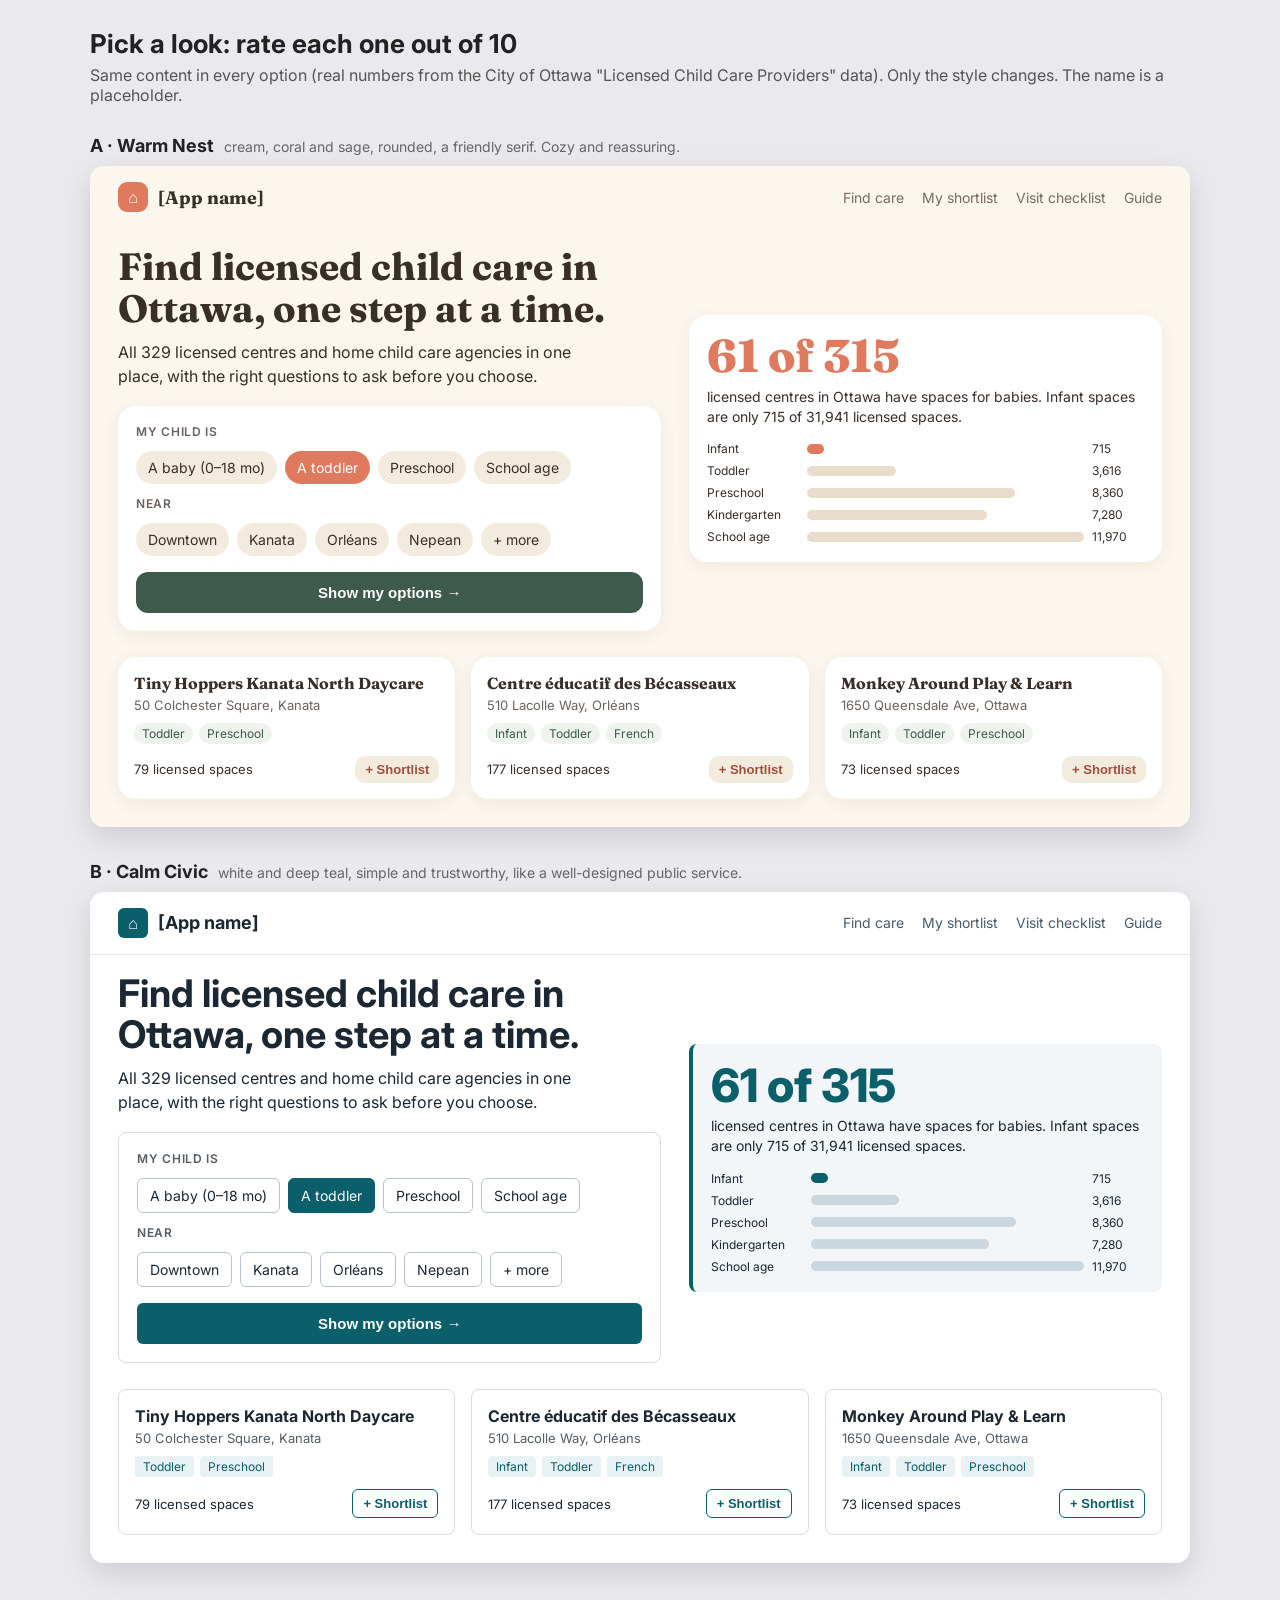
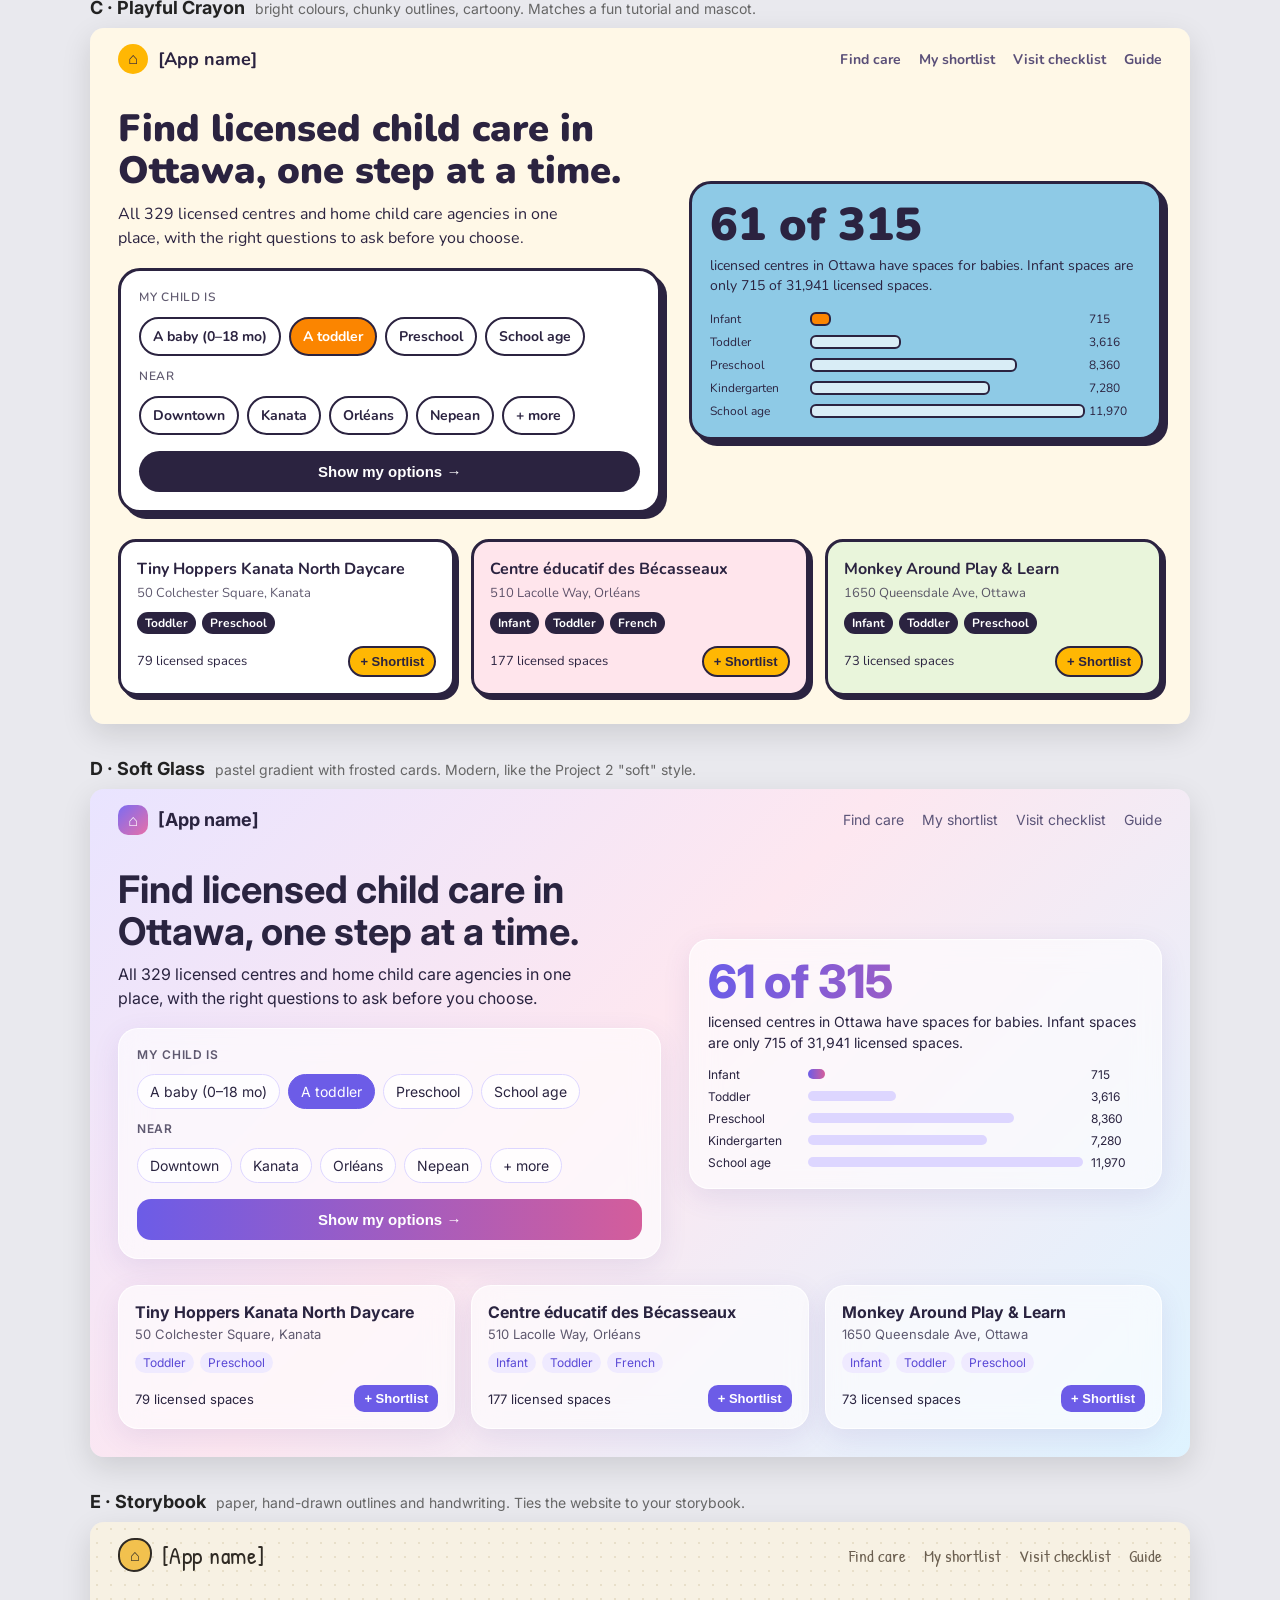
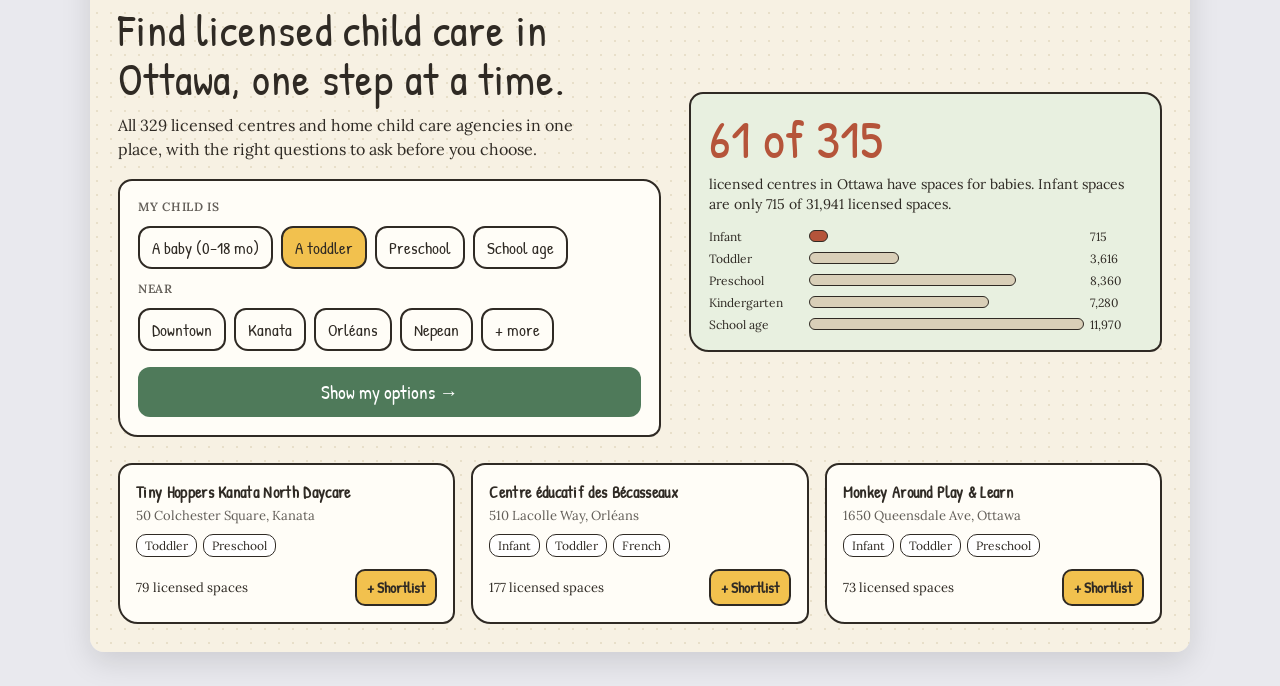
<file: mockups/style-options.html>
<!doctype html>
<html lang="en">
<head>
<meta charset="utf-8">
<meta name="viewport" content="width=device-width, initial-scale=1">
<title>Style options</title>
<link rel="preconnect" href="https://fonts.googleapis.com">
<link href="https://fonts.googleapis.com/css2?family=Fraunces:opsz,wght@9..144,500;9..144,700&family=Inter:wght@400;500;600;700&family=Nunito:wght@500;700;800;900&family=Patrick+Hand&family=Lora:wght@500;600&display=swap" rel="stylesheet">
<style>
  /* Gallery chrome */
  body { margin: 0; background: #e9e9ee; font-family: Inter, system-ui, sans-serif; color: #222; }
  .intro { max-width: 1100px; margin: 0 auto; padding: 28px 16px 8px; }
  .intro h1 { margin: 0 0 6px; font-size: 26px; }
  .intro p { margin: 0; color: #555; }
  .opt { max-width: 1100px; margin: 22px auto 34px; padding: 0 16px; }
  .opt-label { display: flex; align-items: baseline; gap: 10px; margin-bottom: 10px; }
  .opt-label b { font-size: 18px; }
  .opt-label span { color: #666; font-size: 14px; }
  .screen { border-radius: 14px; overflow: hidden; box-shadow: 0 10px 30px rgba(0,0,0,.12); }

  /* Shared screen layout (each theme only changes the look) */
  .s { padding: 0 0 28px; min-height: 520px; }
  .s .bar { display: flex; align-items: center; justify-content: space-between; padding: 16px 28px; }
  .s .logo { display: flex; align-items: center; gap: 10px; font-weight: 700; font-size: 18px; }
  .s .logo i { width: 30px; height: 30px; border-radius: 9px; display: grid; place-items: center; font-style: normal; font-size: 16px; }
  .s nav { display: flex; gap: 18px; font-size: 14px; }
  .s .hero { display: grid; grid-template-columns: 1.15fr 1fr; gap: 28px; padding: 18px 28px 8px; align-items: center; }
  .s h2 { margin: 0 0 10px; font-size: 38px; line-height: 1.1; }
  .s .lead { margin: 0 0 18px; font-size: 16px; line-height: 1.5; max-width: 470px; }
  .s .finder { padding: 18px; display: grid; gap: 12px; }
  .s .finder label { font-size: 12px; font-weight: 600; text-transform: uppercase; letter-spacing: .06em; opacity: .75; }
  .s .chips { display: flex; flex-wrap: wrap; gap: 8px; }
  .s .chip { padding: 8px 12px; font-size: 14px; cursor: default; }
  .s .go { margin-top: 4px; padding: 12px 18px; font-weight: 700; font-size: 15px; border: 0; cursor: default; }
  .s .fact { padding: 18px; }
  .s .fact .big { font-size: 46px; font-weight: 800; line-height: 1; }
  .s .fact .small { font-size: 14px; line-height: 1.45; margin-top: 8px; }
  .s .bars { margin-top: 14px; display: grid; gap: 7px; }
  .s .bars div { display: grid; grid-template-columns: 92px 1fr 52px; align-items: center; gap: 8px; font-size: 12px; }
  .s .bars em { display: block; height: 10px; border-radius: 6px; }
  .s .cards { display: grid; grid-template-columns: repeat(3, 1fr); gap: 16px; padding: 18px 28px 0; }
  .s .card { padding: 16px; }
  .s .card h3 { margin: 0 0 4px; font-size: 16px; }
  .s .card .where { font-size: 13px; opacity: .75; margin-bottom: 10px; }
  .s .tags { display: flex; flex-wrap: wrap; gap: 6px; margin-bottom: 12px; }
  .s .tag { font-size: 12px; padding: 3px 8px; }
  .s .card .row { display: flex; justify-content: space-between; align-items: center; font-size: 13px; }
  .s .add { font-size: 13px; font-weight: 700; padding: 6px 10px; border: 0; cursor: default; }
  @media (max-width: 820px) { .s .hero, .s .cards { grid-template-columns: 1fr; } .s nav { display: none; } .s h2 { font-size: 30px; } }

  /* A — Warm Nest */
  .a { background: #fbf6ee; color: #3a2e28; font-family: Inter, sans-serif; }
  .a h2, .a .logo, .a .card h3 { font-family: Fraunces, serif; }
  .a .logo i { background: #e07a5f; color: #fff; }
  .a nav a { color: #7a6a60; }
  .a .finder, .a .fact, .a .card { background: #fff; border-radius: 18px; box-shadow: 0 4px 16px rgba(120,80,50,.08); }
  .a .chip { background: #f4ebdf; border-radius: 999px; }
  .a .chip.on { background: #e07a5f; color: #fff; }
  .a .go { background: #3d5a4c; color: #fff; border-radius: 12px; }
  .a .fact .big { color: #e07a5f; font-family: Fraunces, serif; }
  .a .bars em { background: #e9dccb; } .a .bars em.hi { background: #e07a5f; }
  .a .tag { background: #eef3ee; color: #3d5a4c; border-radius: 999px; }
  .a .add { background: #f4ebdf; color: #a24f37; border-radius: 10px; }

  /* B — Calm Civic */
  .b { background: #ffffff; color: #1b2733; font-family: Inter, sans-serif; }
  .b .bar { border-bottom: 1px solid #e3e8ee; }
  .b .logo i { background: #0b5f6b; color: #fff; border-radius: 6px; }
  .b nav a { color: #4a5a6a; }
  .b .finder { border: 1px solid #d5dde5; border-radius: 8px; }
  .b .fact { background: #f2f6f8; border-radius: 8px; border-left: 4px solid #0b5f6b; }
  .b .card { border: 1px solid #d5dde5; border-radius: 8px; }
  .b .chip { border: 1px solid #b8c4cf; border-radius: 6px; background: #fff; }
  .b .chip.on { background: #0b5f6b; border-color: #0b5f6b; color: #fff; }
  .b .go { background: #0b5f6b; color: #fff; border-radius: 6px; }
  .b .fact .big { color: #0b5f6b; }
  .b .bars em { background: #cbd7df; } .b .bars em.hi { background: #0b5f6b; }
  .b .tag { background: #e8f1f3; color: #0b5f6b; border-radius: 4px; }
  .b .add { background: #fff; color: #0b5f6b; border: 1px solid #0b5f6b !important; border-radius: 6px; }

  /* C — Playful Crayon */
  .c { background: #fff8e7; color: #2b2340; font-family: Nunito, sans-serif; }
  .c h2 { font-weight: 900; }
  .c .logo i { background: #ffb703; border-radius: 50%; }
  .c nav a { color: #5a4f78; font-weight: 700; }
  .c .finder { background: #ffffff; border: 3px solid #2b2340; border-radius: 22px; box-shadow: 6px 6px 0 #2b2340; }
  .c .fact { background: #8ecae6; border: 3px solid #2b2340; border-radius: 22px; box-shadow: 6px 6px 0 #2b2340; }
  .c .card { background: #fff; border: 3px solid #2b2340; border-radius: 18px; box-shadow: 4px 4px 0 #2b2340; }
  .c .card:nth-child(2) { background: #ffe5ec; } .c .card:nth-child(3) { background: #e9f5db; }
  .c .chip { border: 2px solid #2b2340; border-radius: 999px; background: #fff; font-weight: 700; }
  .c .chip.on { background: #fb8500; color: #fff; }
  .c .go { background: #2b2340; color: #fff; border-radius: 999px; }
  .c .fact .big { color: #2b2340; font-weight: 900; }
  .c .bars em { background: #ffffffaa; border: 2px solid #2b2340; } .c .bars em.hi { background: #fb8500; }
  .c .tag { background: #2b2340; color: #fff; border-radius: 999px; font-weight: 700; }
  .c .add { background: #ffb703; color: #2b2340; border: 2px solid #2b2340 !important; border-radius: 999px; }

  /* D — Soft Glass */
  .d { background: linear-gradient(135deg, #e9e4ff 0%, #fde7f0 45%, #def3ff 100%); color: #2a2440; font-family: Inter, sans-serif; }
  .d .logo i { background: linear-gradient(135deg, #7c6cf2, #e86fa8); color: #fff; border-radius: 10px; }
  .d nav a { color: #5b5478; }
  .d .finder, .d .fact, .d .card { background: rgba(255,255,255,.62); backdrop-filter: blur(14px); border: 1px solid rgba(255,255,255,.8); border-radius: 20px; box-shadow: 0 8px 28px rgba(80,60,160,.10); }
  .d .chip { background: rgba(255,255,255,.75); border-radius: 999px; border: 1px solid #ddd6ff; }
  .d .chip.on { background: #6c5ce7; color: #fff; border-color: #6c5ce7; }
  .d .go { background: linear-gradient(90deg, #6c5ce7, #d45d9b); color: #fff; border-radius: 14px; }
  .d .fact .big { background: linear-gradient(90deg, #6c5ce7, #d45d9b); -webkit-background-clip: text; color: transparent; }
  .d .bars em { background: #ddd6ff; } .d .bars em.hi { background: linear-gradient(90deg, #6c5ce7, #d45d9b); }
  .d .tag { background: #efeaff; color: #5a49d6; border-radius: 999px; }
  .d .add { background: #6c5ce7; color: #fff; border-radius: 10px; }

  /* E — Storybook */
  .e { background: #f7f1e3; color: #2f2a24; font-family: Lora, serif;
       background-image: radial-gradient(#e8dfc9 1px, transparent 1px); background-size: 14px 14px; }
  .e .logo, .e h2, .e .card h3 { font-family: 'Patrick Hand', cursive; letter-spacing: .02em; }
  .e h2 { font-size: 44px; font-weight: 400; }
  .e .logo { font-size: 24px; font-weight: 400; }
  .e .logo i { background: #f2c14e; border: 2px solid #2f2a24; border-radius: 50% 45% 55% 48%; }
  .e nav a { color: #6b5f50; font-family: 'Patrick Hand', cursive; font-size: 17px; }
  .e .finder, .e .fact, .e .card { background: #fffdf7; border: 2px solid #2f2a24; border-radius: 14px 18px 12px 20px; }
  .e .fact { background: #e8f0e0; }
  .e .chip { border: 2px solid #2f2a24; border-radius: 12px 16px 12px 14px; background: #fffdf7; font-family: 'Patrick Hand', cursive; font-size: 17px; }
  .e .chip.on { background: #f2c14e; }
  .e .go { background: #4f7a5a; color: #fff; border-radius: 12px; font-family: 'Patrick Hand', cursive; font-size: 19px; font-weight: 400; }
  .e .fact .big { font-family: 'Patrick Hand', cursive; font-weight: 400; color: #b5543a; font-size: 54px; }
  .e .bars em { background: #d9cfb8; border: 1.5px solid #2f2a24; } .e .bars em.hi { background: #b5543a; }
  .e .tag { border: 1.5px solid #2f2a24; border-radius: 10px; background: #fff; }
  .e .add { background: #f2c14e; color: #2f2a24; border: 2px solid #2f2a24 !important; border-radius: 10px; font-family: 'Patrick Hand', cursive; font-size: 15px; }
</style>
</head>
<body>
<div class="intro">
  <h1>Pick a look: rate each one out of 10</h1>
  <p>Same content in every option (real numbers from the City of Ottawa "Licensed Child Care Providers" data). Only the style changes. The name is a placeholder.</p>
</div>

<template id="screen">
  <div class="bar">
    <div class="logo"><i>⌂</i> [App name]</div>
    <nav><a>Find care</a><a>My shortlist</a><a>Visit checklist</a><a>Guide</a></nav>
  </div>
  <div class="hero">
    <div>
      <h2>Find licensed child care in Ottawa, one step at a time.</h2>
      <p class="lead">All 329 licensed centres and home child care agencies in one place, with the right questions to ask before you choose.</p>
      <div class="finder">
        <label>My child is</label>
        <div class="chips"><span class="chip">A baby (0–18 mo)</span><span class="chip on">A toddler</span><span class="chip">Preschool</span><span class="chip">School age</span></div>
        <label>Near</label>
        <div class="chips"><span class="chip">Downtown</span><span class="chip">Kanata</span><span class="chip">Orléans</span><span class="chip">Nepean</span><span class="chip">+ more</span></div>
        <button class="go">Show my options →</button>
      </div>
    </div>
    <div class="fact">
      <div class="big">61 of 315</div>
      <div class="small">licensed centres in Ottawa have spaces for babies. Infant spaces are only 715 of 31,941 licensed spaces.</div>
      <div class="bars">
        <div><span>Infant</span><em class="hi" style="width:6%"></em><span>715</span></div>
        <div><span>Toddler</span><em style="width:32%"></em><span>3,616</span></div>
        <div><span>Preschool</span><em style="width:75%"></em><span>8,360</span></div>
        <div><span>Kindergarten</span><em style="width:65%"></em><span>7,280</span></div>
        <div><span>School age</span><em style="width:100%"></em><span>11,970</span></div>
      </div>
    </div>
  </div>
  <div class="cards">
    <div class="card"><h3>Tiny Hoppers Kanata North Daycare</h3><div class="where">50 Colchester Square, Kanata</div>
      <div class="tags"><span class="tag">Toddler</span><span class="tag">Preschool</span></div>
      <div class="row"><span>79 licensed spaces</span><button class="add">+ Shortlist</button></div></div>
    <div class="card"><h3>Centre éducatif des Bécasseaux</h3><div class="where">510 Lacolle Way, Orléans</div>
      <div class="tags"><span class="tag">Infant</span><span class="tag">Toddler</span><span class="tag">French</span></div>
      <div class="row"><span>177 licensed spaces</span><button class="add">+ Shortlist</button></div></div>
    <div class="card"><h3>Monkey Around Play &amp; Learn</h3><div class="where">1650 Queensdale Ave, Ottawa</div>
      <div class="tags"><span class="tag">Infant</span><span class="tag">Toddler</span><span class="tag">Preschool</span></div>
      <div class="row"><span>73 licensed spaces</span><button class="add">+ Shortlist</button></div></div>
  </div>
</template>

<section class="opt"><div class="opt-label"><b>A · Warm Nest</b><span>cream, coral and sage, rounded, a friendly serif. Cozy and reassuring.</span></div><div class="screen"><div class="s a"></div></div></section>
<section class="opt"><div class="opt-label"><b>B · Calm Civic</b><span>white and deep teal, simple and trustworthy, like a well-designed public service.</span></div><div class="screen"><div class="s b"></div></div></section>
<section class="opt"><div class="opt-label"><b>C · Playful Crayon</b><span>bright colours, chunky outlines, cartoony. Matches a fun tutorial and mascot.</span></div><div class="screen"><div class="s c"></div></div></section>
<section class="opt"><div class="opt-label"><b>D · Soft Glass</b><span>pastel gradient with frosted cards. Modern, like the Project 2 "soft" style.</span></div><div class="screen"><div class="s d"></div></div></section>
<section class="opt"><div class="opt-label"><b>E · Storybook</b><span>paper, hand-drawn outlines and handwriting. Ties the website to your storybook.</span></div><div class="screen"><div class="s e"></div></div></section>

<script>
  const t = document.getElementById('screen');
  document.querySelectorAll('.s').forEach(s => s.appendChild(t.content.cloneNode(true)));
</script>
</body>
</html>
</file>
